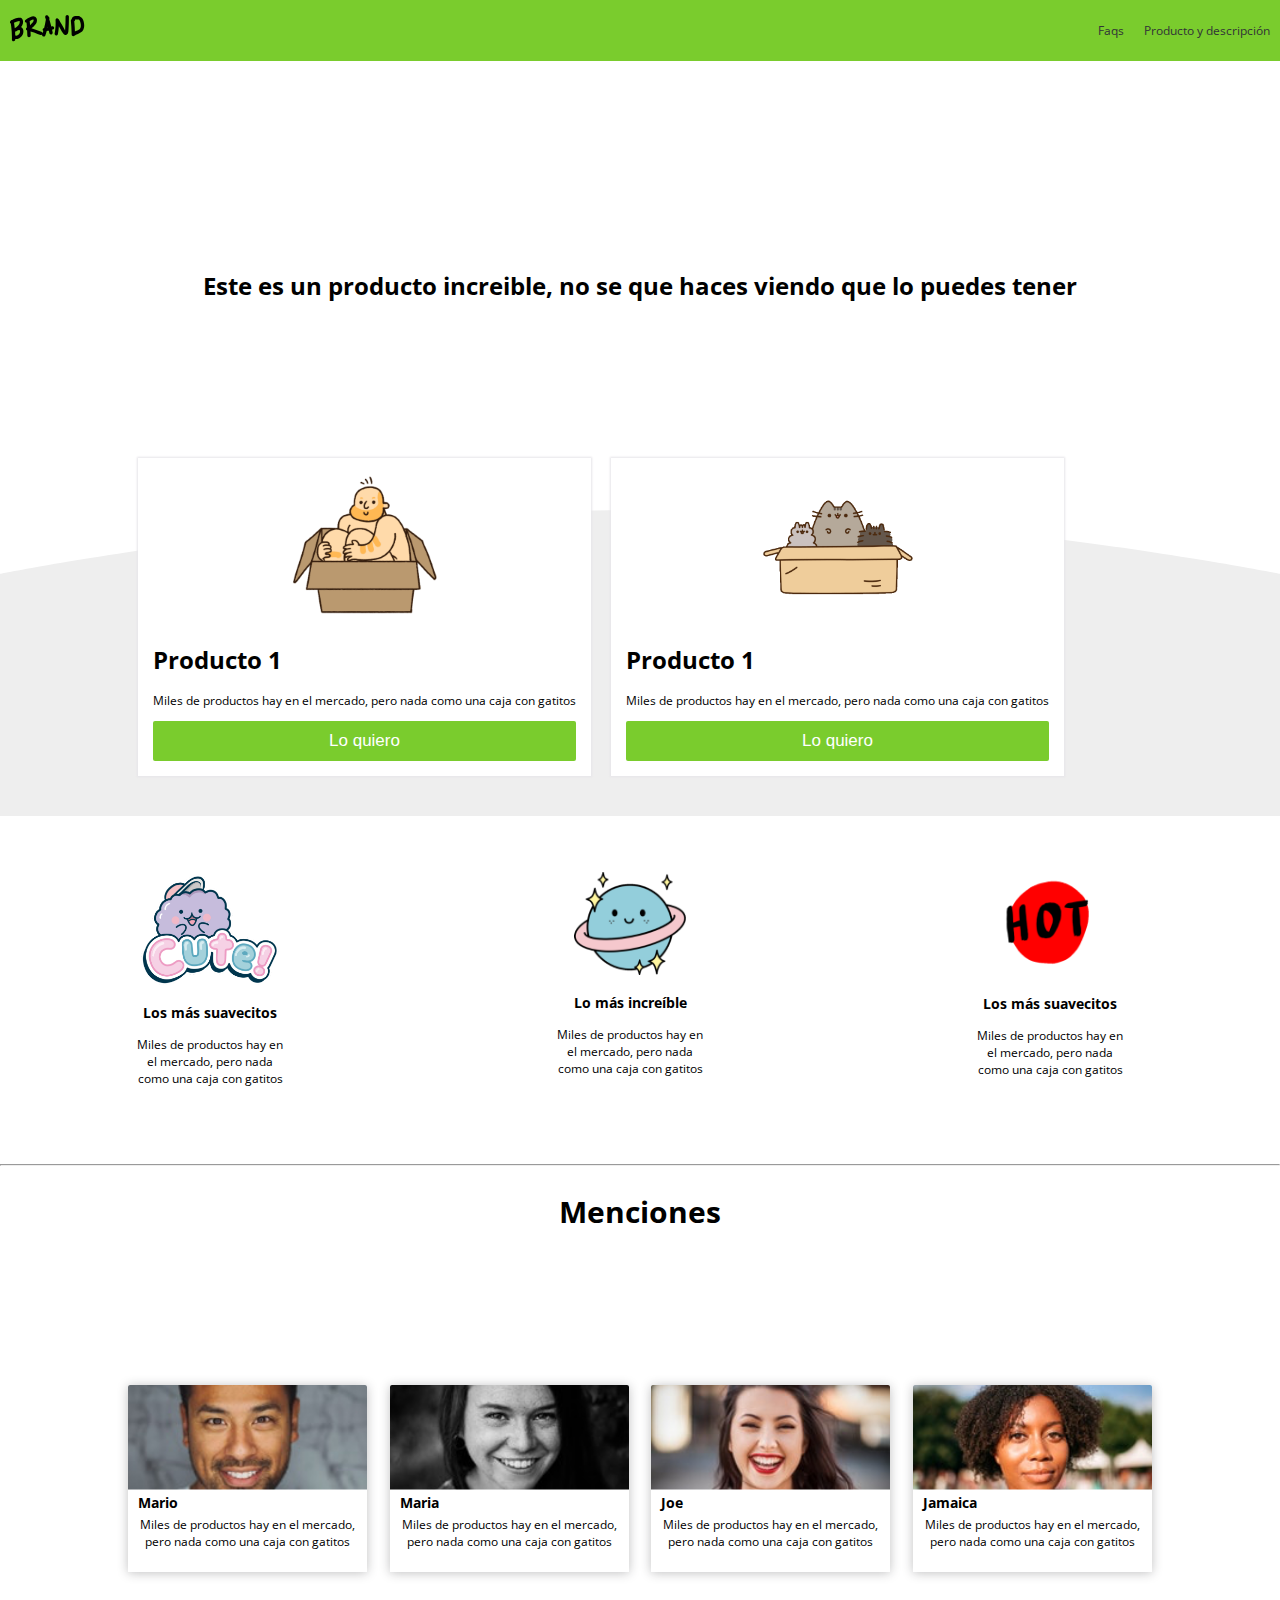
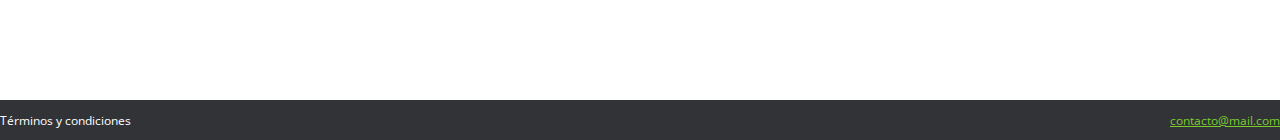
<file: index.html>
<!DOCTYPE html>
<html lang="es">

<head>
    <meta charset="UTF-8">
    <meta name="viewport" content="width=device-width, initial-scale=1.0">
    <!-- <link href="https://cdn.jsdelivr.net/npm/bootstrap@5.0.0-beta1/dist/css/bootstrap.min.css" rel="stylesheet" integrity="sha384-giJF6kkoqNQ00vy+HMDP7azOuL0xtbfIcaT9wjKHr8RbDVddVHyTfAAsrekwKmP1" crossorigin="anonymous"> -->
    <link rel="stylesheet" href="css/estilos.css">
    <link rel="stylesheet" href="css/animation.css">
    <title>Brand</title>
</head>

<body>
    <!-- Aquí comienza el navbar -->
    <nav class="fadeInDown">
        <div class="brand-image">
            <a href="index.html"><img src="images/logo.png" alt="logo"></a>
        </div>
        <div class="nav-options">
            <ul>
                <li><a href="#">Faqs</a> </li>
                <li><a href="producto.html">Producto y descripción</a> </li>
            </ul>
        </div>
    </nav>
    <!-- Aquí termina el navbar -->
    <div class="main-section fadeIn">
        <h1>Este es un producto increible, no se que haces viendo que lo puedes tener</h1>
    </div>
    <div class="products">
        <div class="product fadeInUp">
            <div class="content">
                <div class="image-content">
                    <img src="images/box1.png" alt="">
                </div>
                <h1>Producto 1</h1>
                <p>Miles de productos hay en el mercado, pero nada como una caja con gatitos</p>
                <a href="venta.html">
                    <button class="main-button">Lo quiero</button>
                </a>
            </div>
        </div>
        <div class="product fadeInUp">
            <div class="content">
                <div class="image-content">
                    <img src="images/box2.png" alt="">
                </div>
                <h1>Producto 1</h1>
                <p>Miles de productos hay en el mercado, pero nada como una caja con gatitos</p>
                <a href="venta.html">
                    <button class="main-button">Lo quiero</button>
                </a>
            </div>
        </div>
    </div>

    <div class="information">
        <div class="info">
            <figure>
                <img class="info-image-1" src="images/b1.png" alt="b1">
            </figure>
            <h3 class="info-size info-title">Los más suavecitos</h3>
            <p>
                Miles de productos hay en <br> el mercado, pero nada <br> como una caja con gatitos
            </p>
        </div>
        <div class="info">
            <figure>
                <img class="info-size info-image-2" src="images/b2.png" alt="b1">
            </figure>
            <h3 class="info-title">Lo más increíble</h3>
            <p>
                Miles de productos hay en <br> el mercado, pero nada <br> como una caja con gatitos
            </p>
        </div>
        <div class="info">
            <figure>
                <img class="info-size info-image-3" src="images/b3.png" alt="b1">
            </figure>
            <h3 class="info-title">Los más suavecitos</h3>
            <p>
                Miles de productos hay en <br> el mercado, pero nada <br> como una caja con gatitos
            </p>
        </div>
    </div>
    <hr>
    <h2 class="mention-title">Menciones</h2>
    <div class="menciones">
        <div class="menciones-content">
            <div class="menciones-info">
                <img class="menciones-image" src="images/p1.png" alt="b1">
                <div class="menciones-description">
                    <h3>Mario</h3>
                    <p>
                        Miles de productos hay en el mercado,<br>pero nada como una caja con gatitos
                    </p>
                </div>
            </div>
            <div class="menciones-info">
                <img class="menciones-image" src="images/p2.png" alt="b1">
                <div class="menciones-description">
                    <h3>Maria</h3>
                    <p>
                        Miles de productos hay en el mercado,<br>pero nada como una caja con gatitos
                    </p>
                </div>
            </div>
            <div class="menciones-info">
                <img class="menciones-image" src="images/p3.png" alt="b1">
                <div class="menciones-description">
                    <h3>Joe</h3>
                    <p>
                        Miles de productos hay en el mercado,<br>pero nada como una caja con gatitos
                    </p>
                </div>
            </div>
            <div class="menciones-info">
                <img class="menciones-image" src="images/p4.png" alt="b1">
                <div class="menciones-description">
                    <h3>Jamaica</h3>
                    <p>
                        Miles de productos hay en el mercado,<br>pero nada como una caja con gatitos
                    </p>
                </div>
            </div>
        </div>
    </div>
    <footer>
        <div class="footer">
            <div>Términos y condiciones</div>
            <div class="contact"><a href="contacto@mail.com">contacto@mail.com</a></div>
        </div>
    </footer>
    <script src="scripts/script.js"></script>
</body>

</html>
</file>
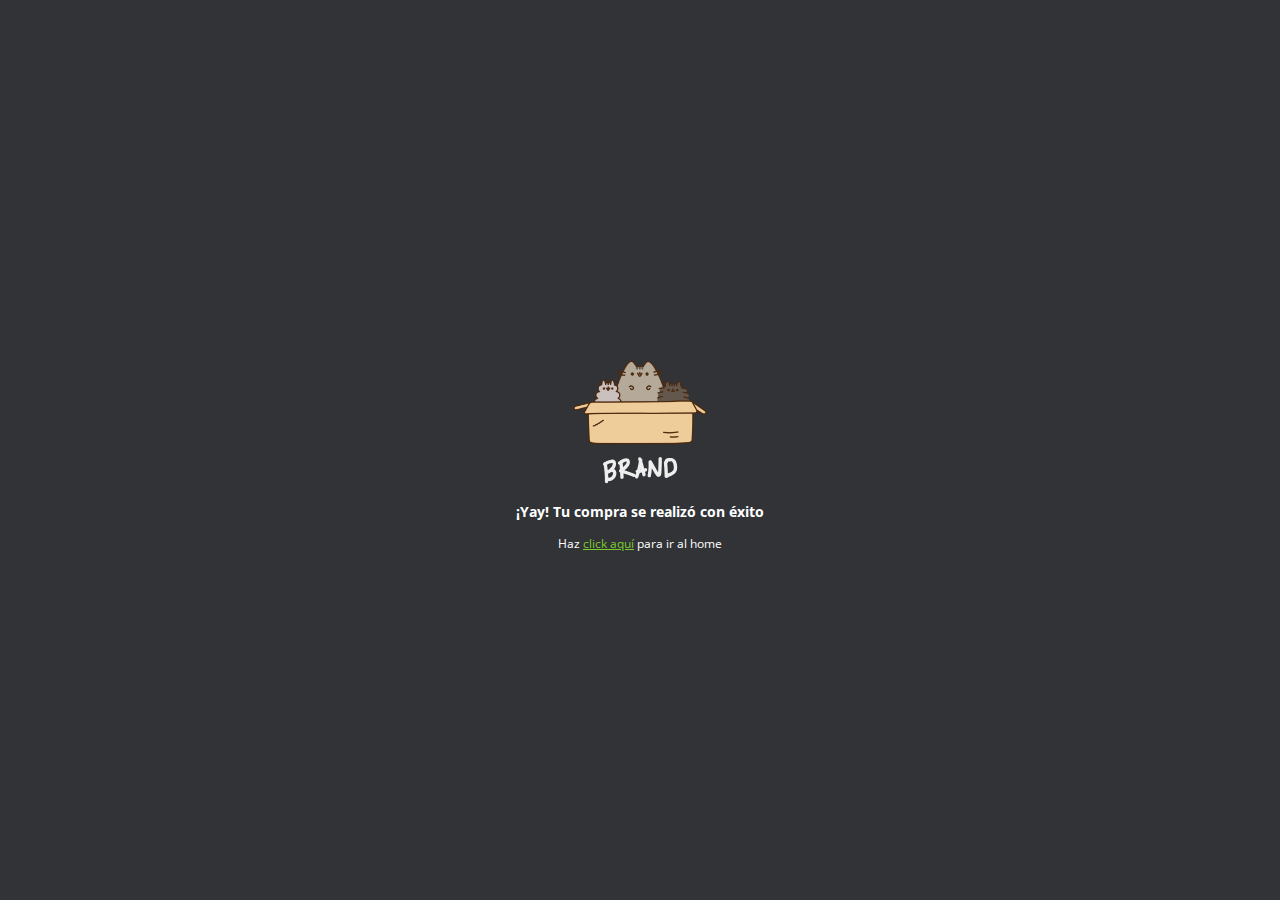
<file: exito.html>
<!DOCTYPE html>
<html lang="es">

<head>
    <meta charset="UTF-8">
    <meta name="viewport" content="width=device-width, initial-scale=1.0">
    <link rel="stylesheet" href="css/estilos.css">
    <link rel="stylesheet" href="css/animation.css">
    <link rel="stylesheet" href="css/paypal.css">
    <title>Existoso</title>
</head>

<body>
    <div class="conten_paypal">
        <img src="images/box_brand.png" alt="box_brand">
        <h3>¡Yay! Tu compra se realizó con éxito</h3>
        <p>Haz <a href="index.html">click aquí</a> para ir al home</p>
    </div>
</body>

</html>
</file>
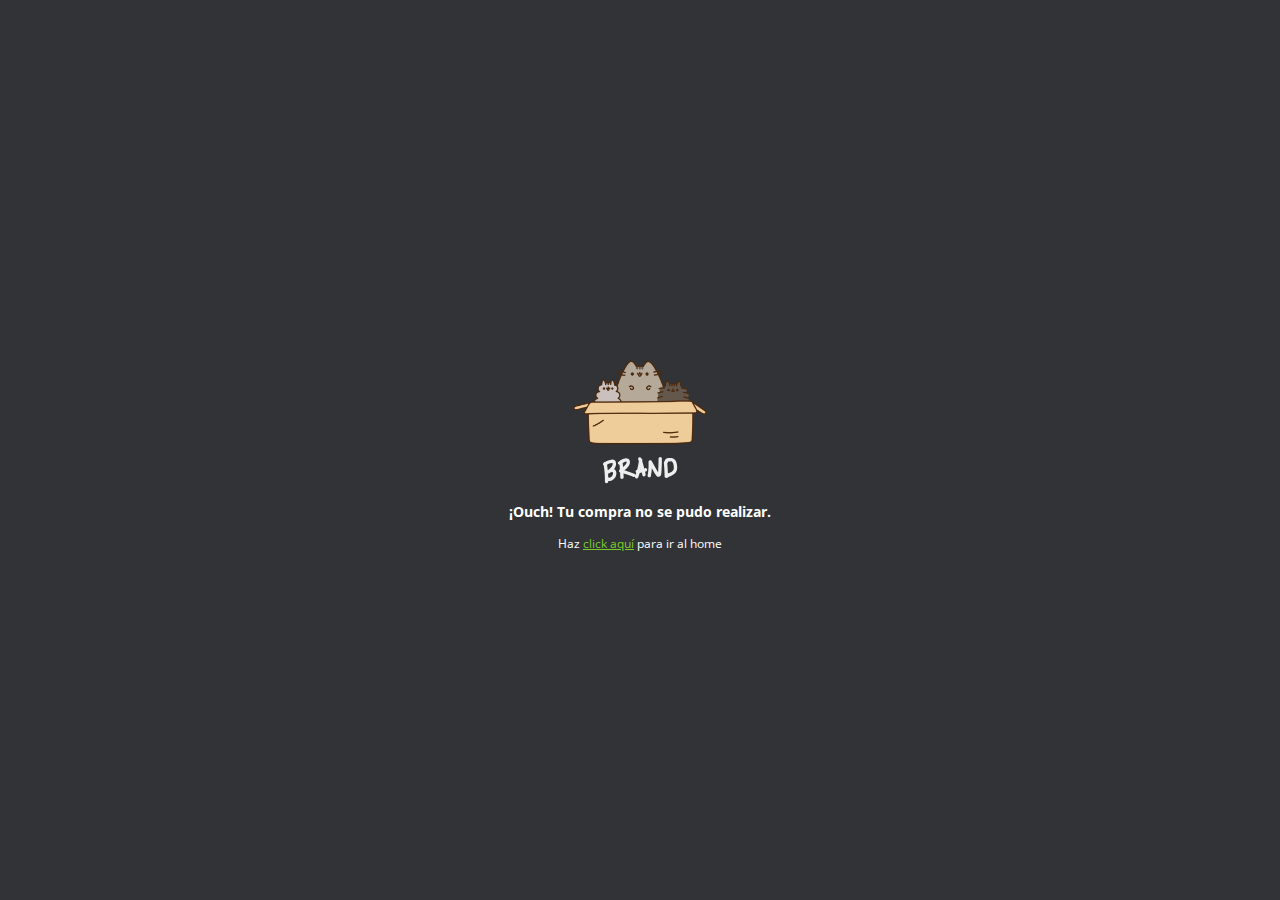
<file: falla.html>
<!DOCTYPE html>
<html lang="es">

<head>
    <meta charset="UTF-8">
    <meta name="viewport" content="width=device-width, initial-scale=1.0">
    <link rel="stylesheet" href="css/estilos.css">
    <link rel="stylesheet" href="css/animation.css">
    <link rel="stylesheet" href="css/paypal.css">
    <title>Existoso</title>
</head>

<body>
    <div class="conten_paypal">
        <img src="images/box_brand.png" alt="box_brand">
        <h3>¡Ouch! Tu compra no se pudo realizar.</h3>
        <p>Haz <a href="index.html">click aquí</a> para ir al home</p>
    </div>
</body>

</html>
</file>
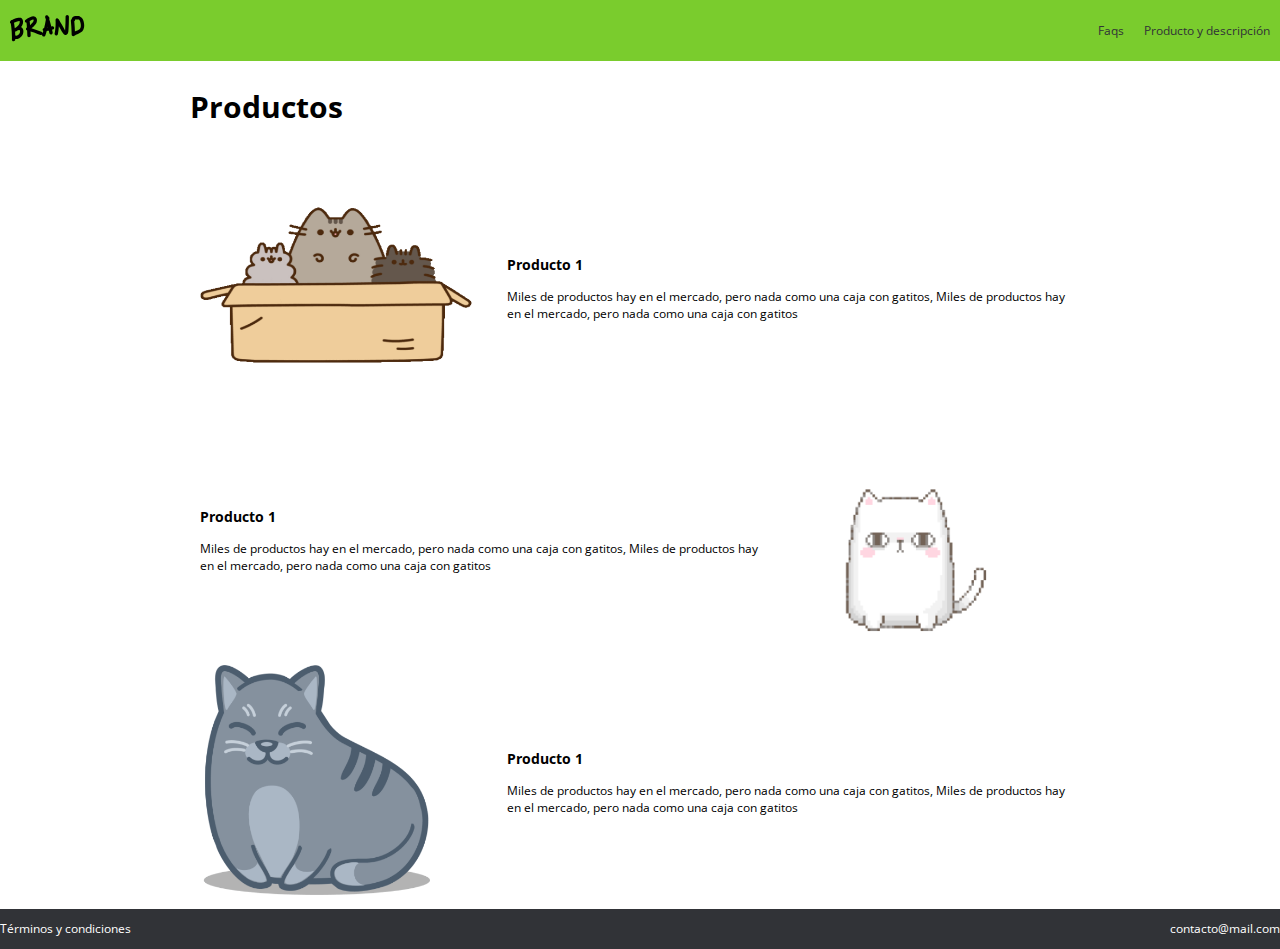
<file: producto.html>
<!DOCTYPE html>
<html lang="es">

<head>
    <meta charset="UTF-8">
    <meta name="viewport" content="width=device-width, initial-scale=1.0">
    <!-- <link href="https://cdn.jsdelivr.net/npm/bootstrap@5.0.0-beta1/dist/css/bootstrap.min.css" rel="stylesheet" integrity="sha384-giJF6kkoqNQ00vy+HMDP7azOuL0xtbfIcaT9wjKHr8RbDVddVHyTfAAsrekwKmP1" crossorigin="anonymous"> -->
    <link rel="stylesheet" href="css/grid.css">
    <link rel="stylesheet" href="css/estilos.css">
    <link rel="stylesheet" href="css/animation.css">
    <title>Brand</title>
</head>

<body>
    <!-- Aquí comienza el navbar -->
    <nav class="fadeInDown">
        <div class="brand-image">
            <a href="index.html"><img src="images/logo.png" alt="logo"></a>
        </div>
        <div class="nav-options">
            <ul>
                <li><a href="#">Faqs</a> </li>
                <li><a href="#">Producto y descripción</a> </li>
            </ul>
        </div>
    </nav>
    <!-- Aquí termina el navbar -->

    <div class="container">
        <div>
            <h2 style="text-align: start;">Productos</h2>
        </div>
        <div class="row">
            <div class="col-4">
                <img class="img-1" src="images/ben1.png" alt="producto1">

            </div>
            <div class="col-8">
                <h3 class="text">Producto 1</h3>
                <p class="text">Miles de productos hay en el mercado, pero nada como una caja con gatitos, Miles de productos hay en el mercado, pero nada como una caja con gatitos</p>
            </div>
        </div>
        <div class="row">
            <div class="col-8">
                <h3 class="text">Producto 1</h3>
                <p class="text">Miles de productos hay en el mercado, pero nada como una caja con gatitos, Miles de productos hay en el mercado, pero nada como una caja con gatitos</p>
            </div>
            <div class="col-4">
                <img class="img-2" src="images/ben2.png" alt="producto2">

            </div>
        </div>
        <div class="row">
            <div class="col-4">
                <img class="img-3" src="images/ben3.png" alt="producto3">

            </div>
            <div class="col-8">
                <h3 class="text">Producto 1</h3>
                <p class="text">Miles de productos hay en el mercado, pero nada como una caja con gatitos, Miles de productos hay en el mercado, pero nada como una caja con gatitos</p>
            </div>
        </div>
    </div>
    <footer>
        <div class="footer">
            <div>Términos y condiciones</div>
            <div>contacto@mail.com</div>
        </div>
    </footer>
    <script src="scripts/script.js"></script>
</body>

</html>
</file>
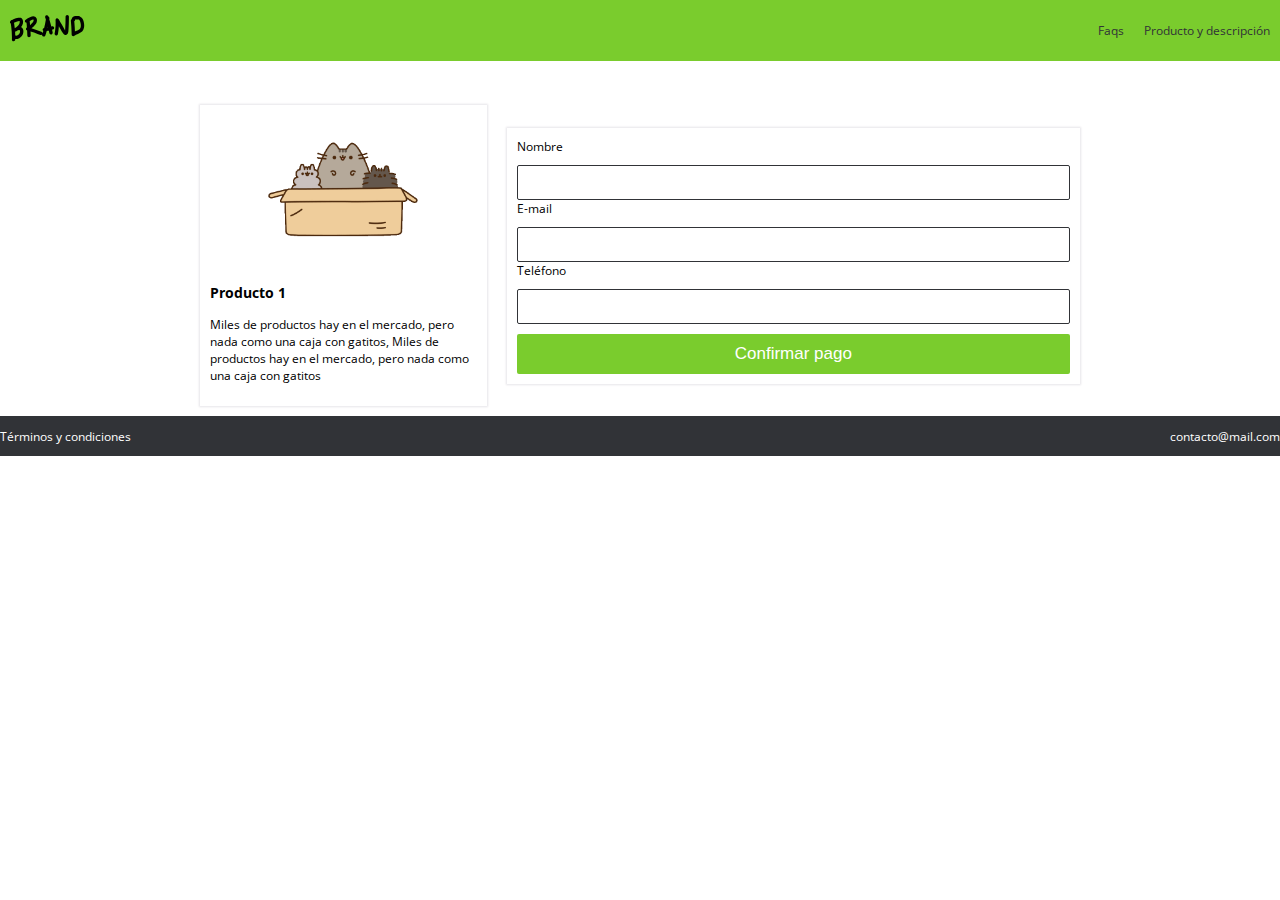
<file: venta.html>
<!DOCTYPE html>
<html lang="es">

<head>
    <meta charset="UTF-8">
    <meta name="viewport" content="width=device-width, initial-scale=1.0">
    <!-- <link href="https://cdn.jsdelivr.net/npm/bootstrap@5.0.0-beta1/dist/css/bootstrap.min.css" rel="stylesheet" integrity="sha384-giJF6kkoqNQ00vy+HMDP7azOuL0xtbfIcaT9wjKHr8RbDVddVHyTfAAsrekwKmP1" crossorigin="anonymous"> -->
    <link rel="stylesheet" href="css/grid.css">
    <link rel="stylesheet" href="css/estilos.css">
    <link rel="stylesheet" href="css/animation.css">
    <title>Brand</title>
</head>

<body>
    <!-- Aquí comienza el navbar -->
    <nav class="fadeInDown">
        <div class="brand-image">
            <a href="index.html"><img src="images/logo.png" alt="logo"></a>
        </div>
        <div class="nav-options">
            <ul>
                <li><a href="#">Faqs</a> </li>
                <li><a href="#">Producto y descripción</a> </li>
            </ul>
        </div>
    </nav>
    <!-- Aquí termina el navbar -->
    <br/>
    <br/>
    <!-- Empieza formulario venta -->
    <div class="container">
        <div class="row">
            <div class="col-4">
                <div class="modulo_pago">
                    <div class="modulo_pago_images">
                        <img src="images/box2.png" alt="box2">
                    </div>
                    <h3>Producto 1</h3>
                    <p class="text">Miles de productos hay en el mercado, pero nada como una caja con gatitos, Miles de productos hay en el mercado, pero nada como una caja con gatitos</p>
                </div>
            </div>
            <div class="col-8">
                <div class="modulo_pago">
                    <form action="https://www.paypal.com/cgi-bin/webscr?cmd=_s-xclick&hosted_button_id=6XE3PP34HLBQG" method="POST">
                        <label for="name">Nombre</label>
                        <br/>
                        <input type="text" name="name" id="name" placeholder="" class="data">
                        <br/>
                        <label for="email">E-mail</label>
                        <br/>
                        <input type="email" name="email" id="email" placeholder="" class="data">
                        <br/>
                        <label for="number">Teléfono</label>
                        <br/>
                        <input type="number" name="number" id="number" placeholder="" class="data">
                        <br/>
                        <input type="submit" class="main-button" name="submit" id="submit" value="Confirmar pago">

                        <!-- Inicio Formulario de ejemplo de pay pal -->
                        <!-- <input type=“hidden” name="cmd" value="_s-xclick">
                        <input type="hidden" name="first_name" value="Mateo">
                        <input type="hidden" name="last_name" value="Sanchez">
                        <input type="hidden" name="address1" value="Carrera 50D">
                        <input type="hidden" name="city" value="Medellin">
                        <input type="hidden" name="night_phone_a" value="5890423">
                        <input type="hidden" name="email" value="mysancheza96@gmail.com">
                        <input type=“hidden” name=“business” value="mysancheza96@gmail.com">
                        <input type="submit" value="Confirmar Pago" name="submit" class="main-button"> -->
                        <!-- Fin Formulario de ejemplo de pay pal -->
                    </form>
                </div>
            </div>
        </div>
    </div>
    <!-- Termina formulario venta -->

    <footer>
        <div class="footer">
            <div>Términos y condiciones</div>
            <div>contacto@mail.com</div>
        </div>
    </footer>
    <script src="scripts/script.js"></script>
</body>

</html>
</file>
<file: css/estilos.css>
@import url('https://fonts.googleapis.com/css2?family=Open+Sans:wght@400;700&display=swap');

/*Variables*/

:root {
    --green-color: #7acc2d;
    --white-color: white;
    --black-color: #313337;
    /* Espaciado */
    --space: 10px;
    /* Tipografia */
    --normal: 12px;
    /*Box shadow*/
    --box: 0px 0px 2px 1px #e6e5e9;
}

html,
body {
    padding: 0;
    margin: 0;
    font-size: var(--normal);
    font-family: 'Open Sans', sans-serif;
}

nav {
    display: flex;
    background-color: var(--green-color);
    padding: var(--space);
    color: var(--white-color);
    justify-content: space-between;
    align-items: center;
}

p,
label {
    font-size: var(--normal);
}

label {
    padding-bottom: var(--space);
}

nav ul {
    display: flex;
}

nav li {
    padding-left: 20px;
    list-style: none;
}

nav li a {
    color: var(--black-color);
    text-decoration: none;
}

nav li a:hover {
    color: var(--white-color);
}


/*-------------------- Main section*/

.main-section {
    padding: 15%;
    text-align: center;
}

.products {
    background-image: url('../images/curve.png');
    background-repeat: no-repeat;
    background-size: cover;
    background-position: center top;
    max-height: 50px;
    padding: 10%;
    display: flex;
}

.product {
    padding: var(--space);
    margin-top: -190px;
}

.product .content {
    background-color: var(--white-color);
    padding: 15px;
    box-shadow: var(--box);
}

.image-content {
    text-align: center;
}

.main-button {
    background-color: var(--green-color);
    width: 100%;
    padding: var(--space);
    font-size: 17px;
    color: var(--white-color);
    border: 0;
    border-radius: 2px;
}

.main-button:hover {
    background-color: #5e9e22;
    cursor: pointer;
}

.information {
    display: flex;
    padding: 0%;
    margin-top: 5%;
    margin-bottom: 5%;
}

.info {
    width: 400px;
    height: 200px;
    padding: 10px;
    margin-top: -30px;
    margin-bottom: 30px;
}

figure {
    text-align: center;
}

.info-size {
    text-align: center;
}

.info-image-1 {
    width: 138px;
    height: 113px;
}

.info-image-2 {
    width: 112px;
    height: 103px;
}

.info-image-3 {
    width: 104px;
    height: 104px;
}

.info-title,
p {
    text-align: center;
}

h2.mention-title {
    text-align: center;
}

.menciones {
    padding: 10%;
}

.menciones-content {
    display: flex;
    justify-content: space-between;
}

h2 {
    text-align: center;
    font-size: 30px;
}

.menciones-info {
    box-shadow: 0px 1px 10px 0px #20212447;
}

.menciones-image {
    width: 100%;
}

.menciones-description {
    padding: 10px;
    margin-top: -25px;
}

.menciones-description p {
    margin-top: -10px;
}


/* Venta */

.modulo_pago {
    background-color: var(--white-color);
    box-shadow: var(--box);
    padding: var(--space);
}

.modulo_pago_images {
    max-width: 150px;
    text-align: center;
    width: 100%;
    margin: auto;
}

.data {
    margin-top: var(--space);
    width: 100%;
    height: 35px;
    border-radius: 2px;
    border: 1px solid var(--black-color);
    box-sizing: border-box;
}

.modulo_pago .main-button {
    margin-top: 10px;
}


/* Footer */

.footer {
    background-color: #313337;
    width: 100%;
    height: 40px;
    color: #FFFFFF;
    position: absolute;
    display: flex;
    justify-content: space-between;
    align-items: center;
}

.contact a {
    color: var(--green-color);
}
</file>
<file: css/animation.css>
.fadeIn {
    -webkit-animation-duration: 4s;
    animation-duration: 4s;
    animation-fill-mode: both;
    -webkit-animation-fill-mode: both;
    -webkit-animation-name: fadeIn;
    animation-name: fadeIn;
}

@keyframes fadeIn {
    from {
        opacity: 0;
    }
    to {
        opacity: 1;
    }
}

.fadeInDown {
    -webkit-animation-duration: 1s;
    animation-duration: 1s;
    animation-fill-mode: both;
    -webkit-animation-fill-mode: both;
    -webkit-animation-name: fadeInDown;
    animation-name: fadeInDown;
}

@keyframes fadeInDown {
    from {
        opacity: 0;
        -webkit-transform: translate3d(0, -100%, 0);
        transform: translate3d(0, -100%, 0);
    }
    to {
        opacity: 1;
        -webkit-transform: translate3d(0, 0, 0);
        transform: translate3d(0, 0, 0);
    }
}

.fadeInUp {
    -webkit-animation-duration: 1s;
    animation-duration: 1s;
    animation-fill-mode: both;
    -webkit-animation-fill-mode: both;
    -webkit-animation-name: fadeInUp;
    animation-name: fadeInUp;
}

@keyframes fadeInUp {
    from {
        opacity: 0;
        -webkit-transform: translate3d(0, 100%, 0);
        transform: translate3d(0, 100%, 0);
    }
    to {
        opacity: 1;
        -webkit-transform: translate3d(0, 0, 0);
        transform: translate3d(0, 0, 0);
    }
}
</file>
<file: css/paypal.css>
body {
    background-color: var(--black-color);
    text-align: center;
    color: var(--white-color);
    display: flex;
    justify-content: center;
    align-items: center;
    height: 100vh;
}

.conten_paypal a {
    color: var(--green-color);
}
</file>
<file: css/grid.css>
.container {
    max-width: 900px;
    margin: auto;
}

.row {
    display: flex;
    align-items: center;
}

.col-1 {
    width: 8.333333%;
}

.col-2 {
    width: 16.666666%;
}

.col-3 {
    width: 24.999999%;
}

.col-4 {
    width: 33.333332%;
}

.col-5 {
    width: 41.666665%;
}

.col-6 {
    width: 49.999998%;
}

.col-7 {
    width: 58.333331%;
}

.col-8 {
    width: 66.666664%;
}

.col-9 {
    width: 74.999997%;
}

.col-10 {
    width: 83.33333%;
}

.col-11 {
    width: 91.666663%;
}

.col-12 {
    width: 100%;
}

.col-1,
.col-2,
.col-3,
.col-4,
.col-5,
.col-6,
.col-7,
.col-8,
.col-9,
.col-10,
.col-11,
.col-12 {
    padding: 10px;
}

.img-1 {
    width: 272px;
    height: 248px;
}

.img-2 {
    width: 217px;
    height: 207px;
}

.img-3 {
    width: 230px;
    height: 230px;
}

.text {
    text-align: start;
}

@media(max-width: 900px) {
    .row {
        display: inherit;
        align-items: none;
    }
    .col-1,
    .col-2,
    .col-3,
    .col-4,
    .col-5,
    .col-6,
    .col-7,
    .col-8,
    .col-9,
    .col-10,
    .col-11,
    .col-12 {
        width: 100%;
    }
}
</file>
